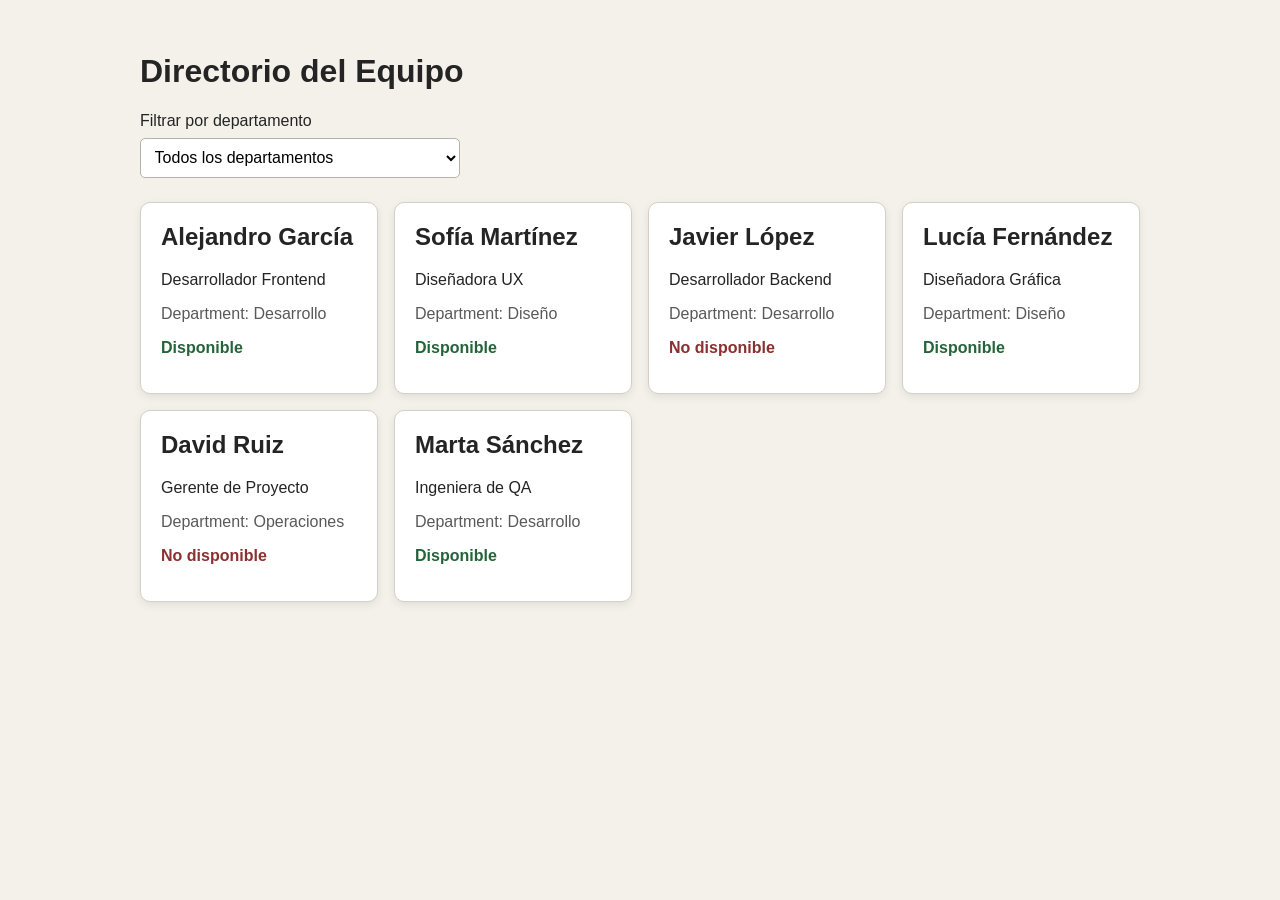
<file: member/index.html>
<!DOCTYPE html>
<html lang="es">
<head>
    <meta charset="UTF-8">
    <meta name="viewport" content="width=device-width, initial-scale=1.0">
    <title>Directorio del Equipo</title>
    <link rel="stylesheet" href="./styles.css">
</head>
<body>
    <main>
        <h1>Directorio del Equipo</h1>
        <div class="filter">
            <label for="department-filter">Filtrar por departamento</label>
            <select id="department-filter">
                <option value="all">Todos los departamentos</option>
            </select>
        </div>
        <section id="member-holder" class="card-grid" aria-label="Team members"></section>
    </main>
    <script type="module" src="./scripts/app.js"></script>
</body>
</html>
</file>
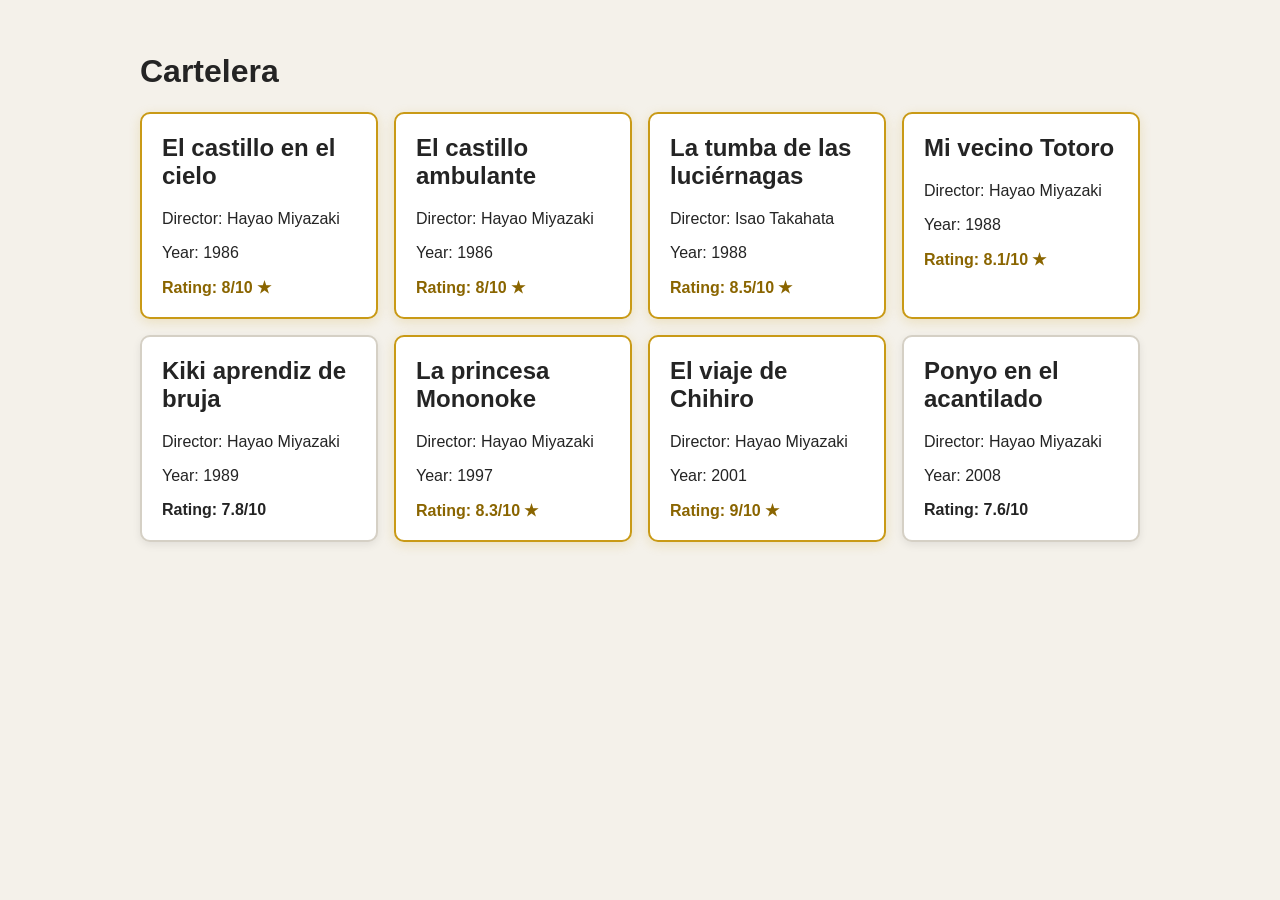
<file: movie/index.html>
<!DOCTYPE html>
<html lang="es">
<head>
    <meta charset="UTF-8">
    <meta name="viewport" content="width=device-width, initial-scale=1.0">
    <title>Cartelera</title>
    <link rel="stylesheet" href="./styles.css">
</head>
<body>
    <main>
        <h1>Cartelera</h1>
        <section id="movie-holder" class="card-grid" aria-label="Películas"></section>
    </main>
    <script type="module" src="./scripts/app.js"></script>
</body>
</html>
</file>
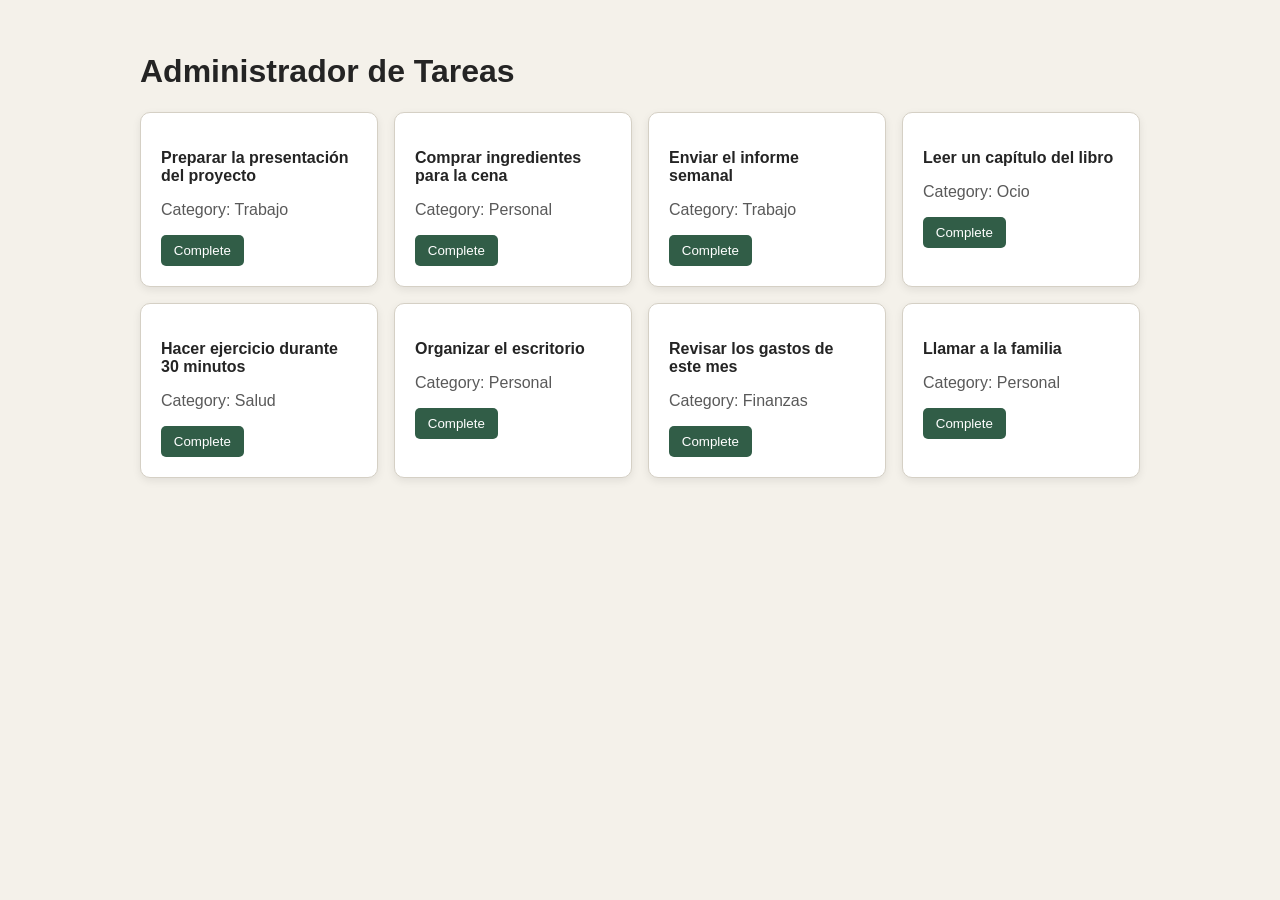
<file: task/index.html>
<!DOCTYPE html>
<html lang="es">
<head>
    <meta charset="UTF-8">
    <meta name="viewport" content="width=device-width, initial-scale=1.0">
    <title>Administrador de Tareas</title>
    <link rel="stylesheet" href="./styles.css">
</head>
<body>
    <main>
        <h1>Administrador de Tareas</h1>
        <section id="task-holder" class="card-grid" aria-label="Tareas"></section>
    </main>
    <script type="module" src="./scripts/app.js"></script>
</body>
</html>
</file>
<file: member/styles.css>
* {
    box-sizing: border-box;
}

body {
    margin: 0;
    padding: 2rem;
    color: #242424;
    background: #f4f1ea;
    font-family: Arial, sans-serif;
}

main {
    max-width: 1000px;
    margin: 0 auto;
}

.filter {
    display: flex;
    flex-direction: column;
    gap: 0.5rem;
    max-width: 320px;
    margin-bottom: 1.5rem;
}

.filter select {
    padding: 0.6rem;
    border: 1px solid #b8b3a9;
    border-radius: 5px;
    background: #fff;
    font: inherit;
}

.card-grid {
    display: grid;
    grid-template-columns: repeat(auto-fit, minmax(220px, 1fr));
    gap: 1rem;
}

.member-card {
    padding: 1.25rem;
    border: 1px solid #d5d0c5;
    border-radius: 10px;
    background: #fff;
    box-shadow: 0 3px 8px rgb(0 0 0 / 8%);
}

.member-card h2 {
    margin-top: 0;
}

.member-department {
    color: #595959;
}

.member-availability {
    font-weight: 700;
}

.member-availability--available {
    color: #25643a;
}

.member-availability--unavailable {
    color: #8a3030;
}
</file>
<file: movie/styles.css>
* {
    box-sizing: border-box;
}

body {
    margin: 0;
    padding: 2rem;
    color: #242424;
    background: #f4f1ea;
    font-family: Arial, sans-serif;
}

main {
    max-width: 1000px;
    margin: 0 auto;
}

.card-grid {
    display: grid;
    grid-template-columns: repeat(auto-fit, minmax(220px, 1fr));
    gap: 1rem;
}

.movie-card {
    padding: 1.25rem;
    border: 2px solid #d5d0c5;
    border-radius: 10px;
    background: #fff;
    box-shadow: 0 3px 8px rgb(0 0 0 / 8%);
}

.movie-card--top-rated {
    border-color: #c99a16;
    box-shadow: 0 3px 12px rgb(201 154 22 / 20%);
}

.movie-card h2 {
    margin-top: 0;
}

.movie-rating {
    margin-bottom: 0;
    font-weight: 700;
}

.movie-card--top-rated .movie-rating {
    color: #8a6500;
}
</file>
<file: task/styles.css>
* {
    box-sizing: border-box;
}

body {
    margin: 0;
    padding: 2rem;
    color: #242424;
    background: #f4f1ea;
    font-family: Arial, sans-serif;
}

main {
    max-width: 1000px;
    margin: 0 auto;
}

.card-grid {
    display: grid;
    grid-template-columns: repeat(auto-fit, minmax(220px, 1fr));
    gap: 1rem;
}

.task-card {
    padding: 1.25rem;
    border: 1px solid #d5d0c5;
    border-radius: 10px;
    background: #fff;
    box-shadow: 0 3px 8px rgb(0 0 0 / 8%);
}

.task-text {
    font-weight: 700;
}

.task-text--completed {
    color: #686868;
    text-decoration: line-through;
}

.task-category {
    color: #595959;
}

.task-card button {
    padding: 0.5rem 0.8rem;
    border: 0;
    border-radius: 5px;
    color: #fff;
    background: #315d47;
    cursor: pointer;
}

.task-card button:disabled {
    background: #737373;
    cursor: default;
}
</file>
